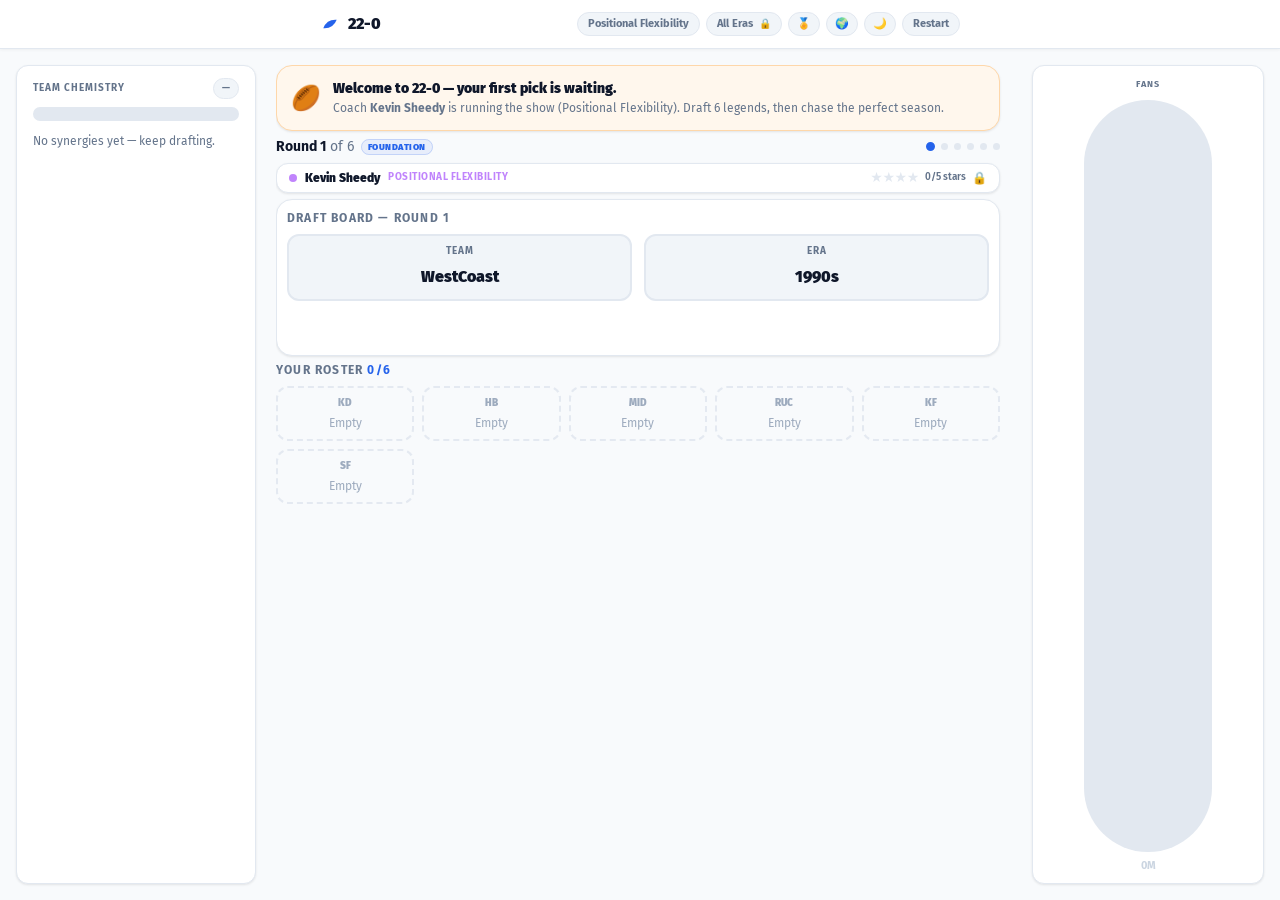
<file: index.html>
<!DOCTYPE html>
<!-- data-page="game" opts this page into the fixed-viewport game shell in
     css/styles.css (html/body locked to 100dvh, overflow hidden). Standalone
     content pages (privacy.html) deliberately omit it so they
     scroll normally. -->
<html lang="en" data-page="game">
<head>
  <meta charset="UTF-8" />
  <meta name="viewport" content="width=device-width, initial-scale=1.0, viewport-fit=cover" />
  <!-- Page-integrity guard (title lock + ad-iframe sandboxing) — loaded
       before any third-party SDK so protection is active from the first
       line those SDKs execute. See file header for the incident this
       defends against. -->
  <script src="js/utils/pageIntegrity.js"></script>
  <!-- CrazyGames HTML5 v2 SDK — loaded first so window.CrazyGames exists
       before js/main.js calls into js/utils/crazygames.js. No-ops (via
       environment detection) when not running on crazygames.com. -->
  <script src="https://sdk.crazygames.com/crazygames-sdk-v2.js"></script>
  <!-- GameDistribution HTML5 SDK — loaded early so window.gdsdk exists before
       js/main.js/events.js call into js/utils/gamedistribution.js.
       GD is a "monetize any website" product, not portal-only — on our own
       domain it was requesting and filling real ads through its overlay,
       and a low-tier ad-exchange creative hijacked the tab (renamed the
       title to "Blocked", forced a redirect) for visitors landing here from
       Google. Only load the SDK at all when actually embedded in an iframe
       (i.e. served through the GameDistribution portal, where that ad
       inventory is expected) — direct/organic visits to the site
       never load it, never see the overlay, and can't be hit by it again.
       NOTE (AFL port): gameId below is still the NBA original's — this game
       isn't registered on the CrazyGames/GameDistribution portals yet, so
       both SDKs stay effectively inert here (never embedded in their
       iframes) until Phase 7 launch prep re-registers it. -->
  <script>
    var GD_IN_IFRAME;
    try { GD_IN_IFRAME = window.self !== window.top; } catch (e) { GD_IN_IFRAME = true; }
    if (GD_IN_IFRAME) {
    window.GD_OPTIONS = {
      gameId: "762d8b4c71364166b6be3905934fd410",
      onEvent: function (event) {
        switch (event.name) {
          case "SDK_GAME_PAUSE":
            // No audio/real-time loop in this game to pause — GD's ad
            // overlay covers the screen on its own.
            break;
          case "SDK_GAME_START":
            // Safety net: GD's ad overlay (#gdsdk__advertisement, a fixed
            // full-screen node the SDK injects) is supposed to go back to
            // visibility:hidden on its own once an ad closes. If that node
            // is ever left visible after GD tells us gameplay has resumed,
            // force it out of the way instead of leaving it eating clicks
            // over the whole page.
            var adEl = document.getElementById('gdsdk__advertisement');
            if (adEl) {
              adEl.style.visibility = 'hidden';
              adEl.style.pointerEvents = 'none';
            }
            break;
          case "SDK_REWARDED_WATCH_COMPLETE":
            // Relayed to js/utils/gamedistribution.js, which grants the
            // reward only after this confirms a full watch.
            window.dispatchEvent(new Event("gd-rewarded-complete"));
            break;
        }
      }
    };
    (function (d, s, id) {
      var js, fjs = d.getElementsByTagName(s)[0];
      if (d.getElementById(id)) return;
      js = d.createElement(s);
      js.id = id;
      js.src = 'https://html5.api.gamedistribution.com/main.min.js';
      fjs.parentNode.insertBefore(js, fjs);
    }(document, 'script', 'gamedistribution-jssdk'));
    // Keep #gdsdk__advertisement from eating clicks while idle/hidden.
    // GD injects a full-viewport overlay with pointer-events:auto even when
    // visibility:hidden — neutralize on insert and whenever it goes hidden.
    (function () {
      function neutralizeGdAd() {
        var adEl = document.getElementById('gdsdk__advertisement');
        if (!adEl) return;
        var cs = window.getComputedStyle ? getComputedStyle(adEl) : null;
        var vis = adEl.style.visibility || (cs && cs.visibility);
        // Only steal pointer-events while the overlay is idle/hidden.
        // When an ad is actually showing (visible), leave clicks alone.
        if (vis === 'hidden') {
          adEl.style.pointerEvents = 'none';
        }
      }
      function watch(root) {
        try {
          new MutationObserver(function () { neutralizeGdAd(); })
            .observe(root || document.documentElement, { childList: true, subtree: true, attributes: true, attributeFilter: ['style', 'class', 'aria-hidden'] });
        } catch (e) {}
        neutralizeGdAd();
      }
      if (document.readyState === 'loading') {
        document.addEventListener('DOMContentLoaded', function () { watch(document.body); });
      } else {
        watch(document.body || document.documentElement);
      }
      setInterval(neutralizeGdAd, 2000);
    })();
    // GD's SDK strips href from in-page <a> tags (Privacy / Daily archive in
    // #about). Stash the originals and restore whenever they disappear.
    (function () {
      function protectSeoLinks() {
        var about = document.getElementById('about');
        if (!about) return;
        about.querySelectorAll('a[href]').forEach(function (a) {
          if (!a.getAttribute('data-seo-href')) {
            a.setAttribute('data-seo-href', a.getAttribute('href'));
          }
        });
        about.querySelectorAll('a[data-seo-href]').forEach(function (a) {
          if (!a.getAttribute('href')) {
            a.setAttribute('href', a.getAttribute('data-seo-href'));
          }
        });
      }
      function start() {
        protectSeoLinks();
        var about = document.getElementById('about');
        if (!about) return;
        try {
          new MutationObserver(protectSeoLinks)
            .observe(about, { attributes: true, subtree: true, attributeFilter: ['href'], childList: true });
        } catch (e) {}
        setInterval(protectSeoLinks, 1500);
      }
      if (document.readyState === 'loading') {
        document.addEventListener('DOMContentLoaded', start);
      } else {
        start();
      }
    })();
    }
  </script>
  <!-- AFL port of the NBA "Can You Go 82-0?" game — still in progress, see
       docs/afl-port-plan.md. No custom domain / Search Console verification
       yet; canonical points at the GitHub Pages URL until one exists. -->
  <title>Can You Go 22-0? AFL Team Generator &amp; Roster Builder</title>
  <meta name="description" content="Free 22-0 AFL team generator &amp; all-time roster builder. Spin the wheel, draft legends from every era, pick your coach, and simulate a 22-game season — can you go 22-0?" />
  <link rel="canonical" href="https://josh-eng2.github.io/AFL-22-0/" />
  <!-- ICO first: Google Search's favicon fetcher (and other crawlers/older
       browsers) don't reliably rasterize SVG-only favicons and were falling
       back to a generic icon instead of our logo. favicon.ico is also
       reachable at the conventional /favicon.ico root path as a fallback
       even without this tag. Regenerate via scripts/build_favicon.sh.
       favicon.svg/favicon.ico carry the AFL Sherrin crest. Placeholder-grade
       art pending the Phase E branding pass; og-image.svg is still the NBA
       original's and is the last asset outstanding. -->
  <link rel="icon" href="favicon.ico" sizes="48x48" />
  <link rel="icon" href="favicon.svg" type="image/svg+xml" />
  <!-- Progressive Web App — installable from Chrome/Edge/Safari "Add to Home Screen".
       All paths relative: this ships to a GitHub Pages subpath (/AFL-22-0/),
       where a leading-slash path would resolve to the domain root. -->
  <link rel="manifest" href="manifest.webmanifest" />
  <meta name="theme-color" content="#0b1410" />
  <meta name="mobile-web-app-capable" content="yes" />
  <meta name="apple-mobile-web-app-capable" content="yes" />
  <meta name="apple-mobile-web-app-status-bar-style" content="black-translucent" />
  <meta name="apple-mobile-web-app-title" content="22-0" />
  <link rel="apple-touch-icon" href="icons/apple-touch-icon.png" />
  <!-- max-image-preview:none — suppresses the large thumbnail Google shows
       beside this result in Search. Tradeoff (documented, chosen anyway):
       Google Discover requires "large" to surface any content at all, so
       this opts the page out of Discover. The upstream NBA game ran it the
       other way for two days specifically for Discover eligibility and then
       reverted, on the grounds that the thumbnail was not wanted; this port
       follows that decision. og:image / twitter:image below are untouched —
       they only feed social share cards (Facebook, Twitter/X, Slack,
       iMessage, …), which this directive does not affect. -->
  <meta name="robots" content="max-image-preview:none" />

  <!-- Open Graph / Social sharing -->
  <meta property="og:type"        content="website" />
  <meta property="og:site_name"   content="Can You Go 22-0?" />
  <meta property="og:url"         content="https://josh-eng2.github.io/AFL-22-0/" />
  <meta property="og:title"       content="Can You Go 22-0? AFL Team Generator &amp; Roster Builder" />
  <meta property="og:description" content="Draft an all-time AFL team from legends across every era, pick your coach, and run the season simulator — can you go a perfect 22-0?" />
  <!-- PNG, not SVG — Facebook/Twitter/most crawlers won't render SVG previews.
       NOTE (AFL port): og-image.png/svg are still the NBA original's — needs
       a real AFL-branded asset before launch (Phase 7). -->
  <meta property="og:image"       content="https://josh-eng2.github.io/AFL-22-0/og-image.png" />
  <meta property="og:image:width"  content="1200" />
  <meta property="og:image:height" content="630" />
  <meta name="twitter:card"        content="summary_large_image" />
  <meta name="twitter:title"       content="Can You Go 22-0? AFL Team Generator &amp; Roster Builder" />
  <meta name="twitter:description" content="Draft an all-time AFL team, pick your coach, and run the season simulator — can you go a perfect 22-0?" />
  <meta name="twitter:image"       content="https://josh-eng2.github.io/AFL-22-0/og-image.png" />

  <!-- Structured data: helps Google identify the game as an entity.
       "image" is deliberately omitted — Google can surface a JSON-LD image
       as a search thumbnail independent of the max-image-preview directive
       above, so dropping it here closes that second path too. Social share
       previews are unaffected: they read og:image / twitter:image, not
       structured data. -->
  <script type="application/ld+json">
  {
    "@context": "https://schema.org",
    "@type": "VideoGame",
    "name": "Can You Go 22-0?",
    "alternateName": ["22-0", "22-0 AFL Team Generator", "AFL Team Generator", "AFL All-Time Roster Builder", "AFL Season Simulator"],
    "url": "https://josh-eng2.github.io/AFL-22-0/",
    "description": "A free browser game: draft an all-time AFL team from legends across every era, build team chemistry, pick your coach, and run the season simulator to chase a perfect 22-0 record.",
    "genre": ["Sports", "Simulation", "Strategy"],
    "applicationCategory": "GameApplication",
    "gamePlatform": "Web Browser",
    "operatingSystem": "Any (modern web browser)",
    "browserRequirements": "Requires JavaScript",
    "keywords": "22-0, AFL simulator, AFL season simulator, AFL roster builder, all-time AFL team, footy simulator",
    "inLanguage": "en",
    "offers": {
      "@type": "Offer",
      "price": "0",
      "priceCurrency": "USD"
    }
  }
  </script>

  <!-- Fonts -->
  <link rel="preconnect" href="https://fonts.googleapis.com" />
  <link rel="preconnect" href="https://fonts.gstatic.com" crossorigin />
  <link href="https://fonts.googleapis.com/css2?family=Fira+Sans:wght@400;500;600;700;900&family=Barlow+Condensed:wght@600;700;800&display=swap" rel="stylesheet" />

  <!-- Polyfill Node.js `process` global required by Firebase Analytics CDN build -->
  <script>window.process = window.process || { env: { NODE_ENV: 'production' } };</script>
  <!-- Static Tailwind build (replaces the runtime CDN compiler).
       Regenerate after class changes: bash scripts/build_tailwind.sh -->
  <link rel="stylesheet" href="css/tailwind.css" />
  <!-- Apply saved theme before first paint to prevent flash -->
  <script>
    try { if (localStorage.getItem('afl220_theme') === 'dark') document.documentElement.setAttribute('data-theme', 'dark'); } catch(e){}
  </script>

  <!-- Custom CSS (animations, scrollbar, card classes) -->
  <link rel="stylesheet" href="css/styles.css" />

  <!-- Confetti is lazy-loaded by js/ui/render.js (withConfetti) only when a
       celebration actually fires — it is not part of the page-load payload. -->
</head>
<body>

  <!-- Loading overlay — removed by js/data/players.js once the DB is ready -->
  <div id="loading-overlay" style="
    position:fixed;inset:0;background:var(--bg);
    display:flex;flex-direction:column;align-items:center;justify-content:center;
    font-family:'Fira Sans',sans-serif;color:var(--fg);z-index:9999;text-align:center;padding:0 20px">
    <h1 style="font-size:24px;font-weight:900;margin:0 0 6px;letter-spacing:-0.01em">Can You Go 22-0?</h1>
    <p style="margin:0 0 28px;font-size:14px;line-height:1.5;color:var(--muted-fg);max-width:360px">
      The AFL all-time roster builder &amp; season simulator — draft legends from every era and chase a perfect 22-0 season.
    </p>
    <div style="width:36px;height:36px;border:3px solid var(--border);border-top-color:var(--primary);
      border-radius:50%;animation:_spin 0.7s linear infinite"></div>
    <p style="margin-top:16px;font-size:14px;color:var(--muted-fg);letter-spacing:0.02em">Loading players…</p>
    <style>@keyframes _spin { to { transform: rotate(360deg); } }</style>
  </div>

  <!-- Crawlable fallback for search engines / crawlers that do not execute JavaScript -->
  <noscript>
    <div style="max-width:640px;margin:48px auto;padding:0 20px;font-family:sans-serif;line-height:1.6">
      <h1>Can You Go 22-0? — Free 22-0 AFL Team Generator &amp; Roster Builder</h1>
      <p>
        <strong>Can You Go 22-0?</strong> is a free browser game where you draft an all-time AFL team
        from legends across every era, build team chemistry, pick your coach, and run a full season
        simulator to see whether you can finish a perfect <strong>22-0</strong>. Please enable JavaScript to play.
      </p>
      <p>Play now at <a href="https://josh-eng2.github.io/AFL-22-0/">josh-eng2.github.io/AFL-22-0</a>.</p>
    </div>
  </noscript>

  <!-- App mount point — all UI is injected here by js/ui/render.js -->
  <div id="app"></div>

  <!-- Crawlable guide & FAQ — static text below the game, outside #app so the
       app never touches it. Mirrors the FAQPage JSON-LD below. -->
  <section class="seo-content seo-content--crawlable" id="about">
    <div class="seo-inner">
      <h2>The Free 22-0 AFL Team Generator &amp; Roster Builder</h2>
      <p>
        <strong>Can You Go 22-0?</strong> is a free browser game built around a simple dare:
        use the draft wheel — a random AFL team generator that deals you a club and an
        era on every spin — to build an all-time roster of legends, then simulate a full
        22-game home-and-away season. Win them all and you've done what no real AFL club ever has:
        a perfect <strong>22-0</strong>.
      </p>

      <h3>How to play</h3>
      <ol>
        <li><strong>Spin the wheel.</strong> The generator lands on a club + era combo and shows you that squad's players.</li>
        <li><strong>Draft one player</strong> from the board and place him in your lineup. Skips are limited, so spend them wisely.</li>
        <li><strong>Fill all six positions</strong> — Key Defender, Half-Back, Midfielder, Ruck, Key Forward, Small Forward — balancing star power with team chemistry.</li>
        <li><strong>Pick your coach.</strong> Each coach boosts a different style of roster.</li>
        <li><strong>Simulate the 22-game season</strong> and see how far your record carries — then take an unbeaten team into the Finals.</li>
      </ol>

      <h3>Frequently asked questions</h3>
      <div class="seo-faq">
        <details>
          <summary>What is Can You Go 22-0?</summary>
          <p>It's a free AFL roster builder and season simulator. You draft an all-time team of legends from every era using a randomized draft wheel, then simulate a 22-game season. The goal — and the name — is finishing a perfect 22-0.</p>
        </details>
        <details>
          <summary>How does the 22-0 AFL team generator work?</summary>
          <p>Every spin randomly generates a club and a decade, and you draft one player from that combination. Repeat until all six starting spots are filled. No two runs deal the same boards, so every roster is unique.</p>
        </details>
        <details>
          <summary>What's the best team to go 22-0?</summary>
          <p>Raw star power isn't enough — team chemistry matters. Rosters that spread across eras, pair a dominant ruck with sharpshooters and a true ball magnet, and match the coach's style win more games. A six-legend lineup with clashing play styles will drop games a balanced team wouldn't.</p>
        </details>
        <details>
          <summary>Is Can You Go 22-0 free?</summary>
          <p>Yes — completely free, no download, no sign-up. It runs in your browser on any device.</p>
        </details>
        <details>
          <summary>Can I play on my phone?</summary>
          <p>Yes. The game is fully responsive and plays the same on desktop, tablet, and mobile.</p>
        </details>
      </div>

      <p class="seo-links">
        <a href="privacy.html">Privacy</a>
      </p>
    </div>
  </section>

  <!-- FAQPage JSON-LD removed. It described the #about guide/FAQ, which is
       visually hidden (.seo-content--crawlable) so players can't scroll out
       of the game. Google's structured-data policy requires FAQ content be
       visible on the page, and marking up content users can't see risks a
       manual action against ALL rich results. There is no upside left to
       weigh against that: Google retired FAQ rich results on 2026-05-07.
       If the guide is ever made visible, this markup can come back. -->

  <!-- Single ES-module entry point — all other JS is imported from here -->
  <script type="module" src="js/main.js"></script>

  <!-- Register the service worker so the game is installable + offline-capable.
       Failures are silent — the browser game still works without a SW, and it
       is unavailable entirely over file:// and on some privacy settings. -->
  <script>
    if ('serviceWorker' in navigator) {
      window.addEventListener('load', function () {
        navigator.serviceWorker.register('./sw.js').catch(function () {});
      });
    }
  </script>

</body>
</html>
</file>
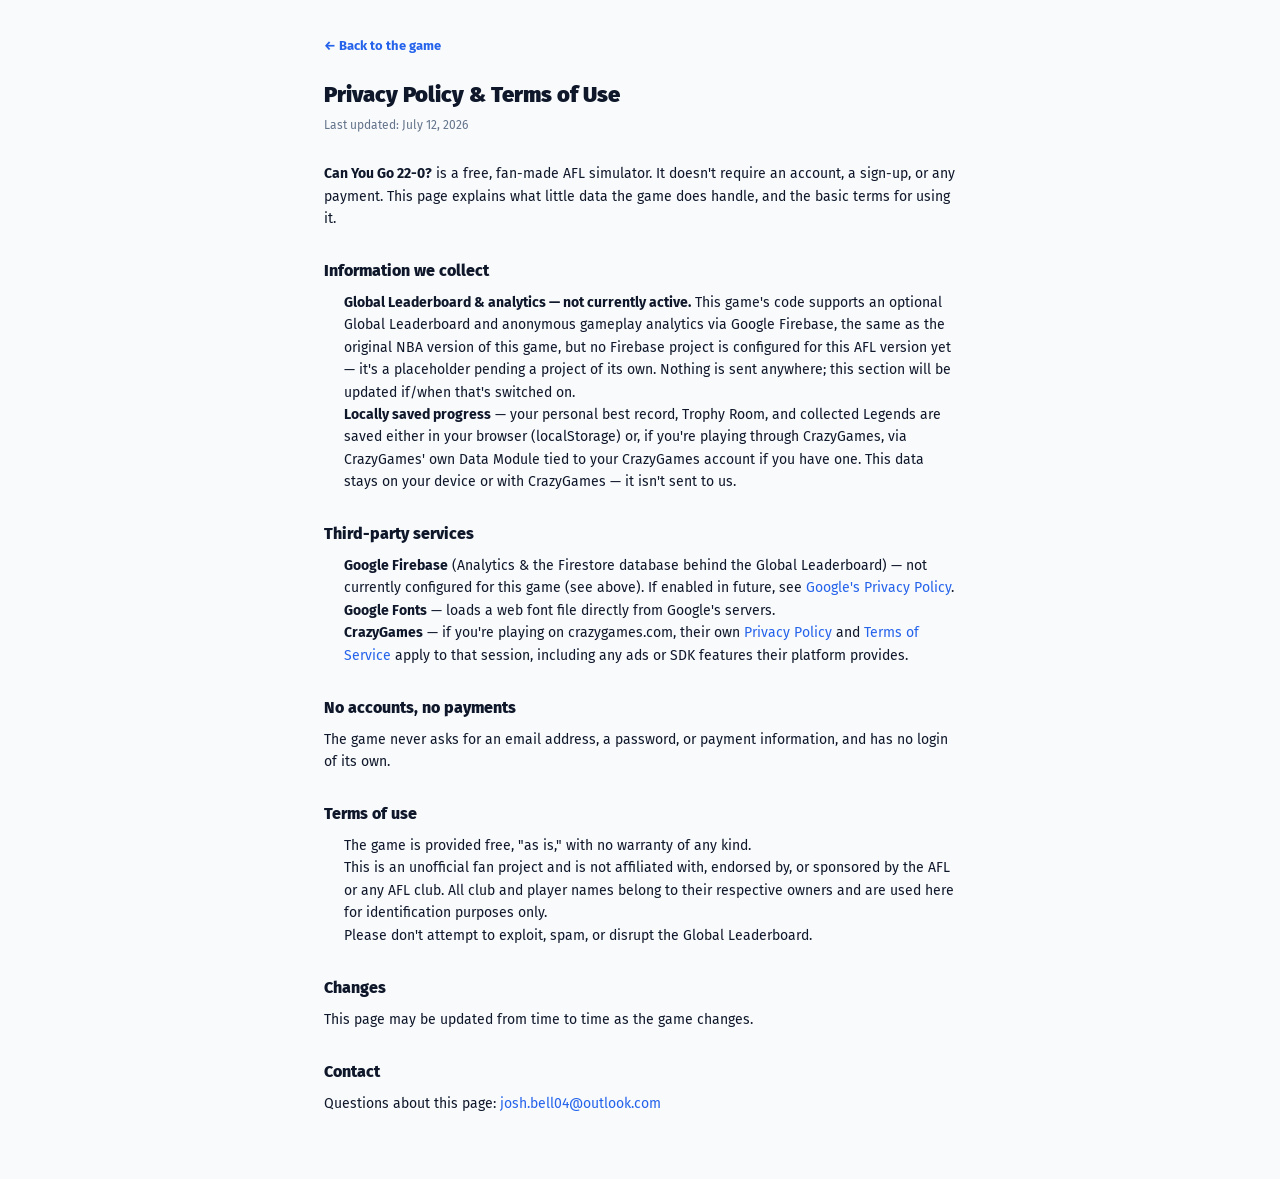
<file: privacy.html>
<!doctype html>
<html lang="en">
<head>
  <meta charset="UTF-8" />
  <meta name="viewport" content="width=device-width, initial-scale=1.0" />
  <title>Privacy Policy &amp; Terms of Use — Can You Go 22-0?</title>
  <meta name="robots" content="noindex" />
  <link rel="icon" href="favicon.ico" sizes="48x48" />
  <link rel="icon" href="favicon.svg" type="image/svg+xml" />
  <link href="https://fonts.googleapis.com/css2?family=Fira+Sans:wght@400;500;600;700;900&display=swap" rel="stylesheet" />
  <link rel="stylesheet" href="css/tailwind.css" />
  <link rel="stylesheet" href="css/styles.css" />
  <style>
    body {
      font-family: 'Fira Sans', sans-serif;
      background: var(--bg);
      color: var(--fg);
      max-width: 42rem;
      margin: 0 auto;
      padding: 32px 20px 64px;
      line-height: 1.6;
    }
    h1 { font-size: 22px; font-weight: 900; margin: 0 0 4px; }
    .updated { font-size: 12px; color: var(--muted-fg); margin: 0 0 28px; }
    h2 { font-size: 16px; font-weight: 800; margin: 28px 0 8px; }
    p, li { font-size: 14px; color: var(--fg); }
    ul { padding-left: 20px; margin: 8px 0; }
    a { color: var(--primary); }
    .back { display: inline-block; margin-bottom: 20px; font-size: 13px; font-weight: 700; }
  </style>
</head>
<body>
  <a class="back" href="index.html">&larr; Back to the game</a>
  <h1>Privacy Policy &amp; Terms of Use</h1>
  <p class="updated">Last updated: July 12, 2026</p>

  <p>
    <strong>Can You Go 22-0?</strong> is a free, fan-made AFL simulator. It doesn't require
    an account, a sign-up, or any payment. This page explains what little data the game does
    handle, and the basic terms for using it.
  </p>

  <h2>Information we collect</h2>
  <ul>
    <li>
      <strong>Global Leaderboard &amp; analytics — not currently active.</strong> This game's code
      supports an optional Global Leaderboard and anonymous gameplay analytics via Google Firebase,
      the same as the original NBA version of this game, but no Firebase project is configured for
      this AFL version yet — it's a placeholder pending a project of its own. Nothing is sent
      anywhere; this section will be updated if/when that's switched on.
    </li>
    <li>
      <strong>Locally saved progress</strong> — your personal best record, Trophy Room, and
      collected Legends are saved either in your browser (localStorage) or, if you're playing
      through CrazyGames, via CrazyGames' own Data Module tied to your CrazyGames account if you
      have one. This data stays on your device or with CrazyGames — it isn't sent to us.
    </li>
  </ul>

  <h2>Third-party services</h2>
  <ul>
    <li>
      <strong>Google Firebase</strong> (Analytics &amp; the Firestore database behind the Global
      Leaderboard) — not currently configured for this game (see above). If enabled in future, see
      <a href="https://policies.google.com/privacy" target="_blank" rel="noopener noreferrer">Google's Privacy Policy</a>.
    </li>
    <li>
      <strong>Google Fonts</strong> — loads a web font file directly from Google's servers.
    </li>
    <li>
      <strong>CrazyGames</strong> — if you're playing on crazygames.com, their own
      <a href="https://www.crazygames.com/privacy-policy" target="_blank" rel="noopener noreferrer">Privacy Policy</a>
      and
      <a href="https://www.crazygames.com/terms-and-conditions" target="_blank" rel="noopener noreferrer">Terms of Service</a>
      apply to that session, including any ads or SDK features their platform provides.
    </li>
  </ul>

  <h2>No accounts, no payments</h2>
  <p>
    The game never asks for an email address, a password, or payment information, and has no
    login of its own.
  </p>

  <h2>Terms of use</h2>
  <ul>
    <li>The game is provided free, "as is," with no warranty of any kind.</li>
    <li>
      This is an unofficial fan project and is not affiliated with, endorsed by, or sponsored by
      the AFL or any AFL club. All club and player names belong to their respective owners and are
      used here for identification purposes only.
    </li>
    <li>Please don't attempt to exploit, spam, or disrupt the Global Leaderboard.</li>
  </ul>

  <h2>Changes</h2>
  <p>This page may be updated from time to time as the game changes.</p>

  <h2>Contact</h2>
  <p>Questions about this page: <a href="mailto:josh.bell04@outlook.com">josh.bell04@outlook.com</a></p>
</body>
</html>
</file>
<file: css/styles.css>
/* ============================================================
   css/styles.css — Custom styles & animations for 82-0
   (everything that Tailwind's utility classes can't cover)
   ============================================================ */

/* ── Theme variables ──────────────────────────────────────── */
:root {
  --bg:          #f8fafc;
  --card:        #ffffff;
  --card2:       #f1f5f9;
  --card3:       #f8fafc;
  --border:      #e2e8f0;
  --border-light:#f1f5f9;
  --fg:          #0f172a;
  --muted:       #94a3b8;
  --muted-fg:    #64748b;
  --primary:     #2563eb;
  --primary-fg:  #ffffff;
  --shadow:      rgba(0,0,0,0.06);
  --shadow2:     rgba(0,0,0,0.04);
  --overlay:     rgba(15,23,42,0.18);
  --header-bg:   #ffffff;
  --header-shadow: rgba(0,0,0,0.05);
  --input-bg:    #ffffff;
  /* Tinted surfaces (inline-style backgrounds) */
  --surface-blue:   #eff6ff;
  --surface-indigo: #eef2ff;
  --surface-green:  #f0fdf4;
  --surface-red:    #fef2f2;
  --surface-amber:  #fffbeb;
  --surface-orange: #fff7ed;
  --surface-yellow: #fefce8;
  --surface-cream:  #fffef8;
  --surface-sky:    #f8fbff;
  --surface-muted:  #f8fafc;
  --surface-track:  #eef2ff;
  /* "Perfect / 22-0" gold accents (leaderboard rows, champ badges) */
  --amber-badge-bg: #fef3c7;
  --amber-border:   #fcd34d;
  --amber-text:     #92400e;
  --amber-strong:   #b45309;
  /* ── Broadcast band (results + finals screens) ──────────────
     One identity across both end-of-season screens: a dark turf
     gradient under lights, with teal as the single live accent.
     Teal deliberately isn't a primary colour for any of the 18
     clubs, so no supporter reads the UI as barracking. Gold is
     reserved for the season grade and premiership moments. */
  --acc:            #0d9488;
  --acc-deep:       #0f766e;
  --acc-soft:       rgba(13, 148, 136, 0.16);
  --turf-from:      #0b1410;
  --turf-to:        #16261b;
  --gold-from:      #f59e0b;
  --gold-to:        #d97706;
  --pip-win:        #16a34a;
  --pip-loss:       #fda4af;
  --primary-soft:   rgba(37, 99, 235, 0.28);
}

[data-theme="dark"] {
  --bg:          #0f172a;
  --card:        #1e293b;
  --card2:       #334155;
  --card3:       #1e293b;
  --border:      #475569;
  --border-light:#334155;
  --fg:          #f1f5f9;
  --muted:       #cbd5e1;
  --muted-fg:    #e2e8f0;
  --primary:     #60a5fa;
  --primary-fg:  #ffffff;
  --shadow:      rgba(0,0,0,0.25);
  --shadow2:     rgba(0,0,0,0.15);
  --overlay:     rgba(0,0,0,0.6);
  --header-bg:   #1e293b;
  --header-shadow: rgba(0,0,0,0.3);
  --input-bg:    #0f172a;
  --surface-blue:   rgba(59, 130, 246, 0.14);
  --surface-indigo: rgba(99, 102, 241, 0.14);
  --surface-green:  rgba(34, 197, 94, 0.12);
  --surface-red:    rgba(239, 68, 68, 0.12);
  --surface-amber:  rgba(251, 191, 36, 0.12);
  --surface-orange: rgba(249, 115, 22, 0.12);
  --surface-yellow: rgba(234, 179, 8, 0.12);
  --surface-cream:  rgba(251, 191, 36, 0.08);
  --surface-sky:    rgba(59, 130, 246, 0.1);
  --surface-muted:  #334155;
  --surface-track:  #334155;
  --amber-badge-bg: rgba(251, 191, 36, 0.18);
  --amber-border:   rgba(251, 191, 36, 0.4);
  --amber-text:     #fbbf24;
  --amber-strong:   #fbbf24;
  --acc:            #2dd4bf;
  --acc-deep:       #14b8a6;
  --acc-soft:       rgba(45, 212, 191, 0.22);
  --turf-from:      #060b08;
  --turf-to:        #101c13;
  --gold-from:      #fbbf24;
  --gold-to:        #b45309;
  --pip-win:        #4ade80;
  --pip-loss:       #7f1d1d;
  --primary-soft:   rgba(96, 165, 250, 0.30);
}

*, *::before, *::after { box-sizing: border-box; }

body {
  background: var(--bg);
  color: var(--fg);
  font-family: 'Fira Sans', ui-sans-serif, system-ui, sans-serif;
  min-height: 100vh;
  -webkit-font-smoothing: antialiased;
}
/* Game shell — index.html only, opted in via <html data-page="game">.
   Keeps gameplay inside #app so players don't scroll into the crawlable
   #about FAQ mid-session (especially on mobile). Crawlers still see
   #about in the HTML source.

   This MUST stay scoped: css/styles.css is shared with the standalone
   content pages, and applying the viewport lock globally made daily.html
   unscrollable and cut off the bottom of privacy.html. Normal document
   scrolling is the safe default; the lock is opt-in, so a new page that
   forgets the attribute just scrolls instead of breaking. */
html[data-page="game"],
html[data-page="game"] body {
  height: 100%;
  height: 100dvh;
  overflow: hidden;
}
#app {
  height: 100%;
  height: 100dvh;
  overflow-x: hidden;
  overflow-y: auto;
  -webkit-overflow-scrolling: touch;
  overscroll-behavior: contain;
}

/* Visually hidden but available to screen readers / aria-live */
.sr-only {
  position: absolute;
  width: 1px;
  height: 1px;
  padding: 0;
  margin: -1px;
  overflow: hidden;
  clip: rect(0, 0, 0, 0);
  white-space: nowrap;
  border: 0;
}
.daily-community-copy {
  font-weight: 700;
}
.daily-community-copy__full { display: none; }
.daily-community-copy__short { display: inline; }
@media (min-width: 640px) {
  .daily-community-copy__short { display: none; }
  .daily-community-copy__full { display: inline; }
}

/* ── Scrollbar ─────────────────────────────────────────────── */
::-webkit-scrollbar { width: 5px; }
::-webkit-scrollbar-track { background: var(--card2); }
::-webkit-scrollbar-thumb { background: var(--muted); border-radius: 9999px; }

/* ── Player cards ──────────────────────────────────────────── */
.player-card {
  transition: border-color 0.15s, background 0.15s, transform 0.1s;
}
.player-card:hover:not(.selected) {
  border-color: var(--primary) !important;
  background: var(--card2) !important;
  transform: translateY(-1px);
}
.player-card.selected {
  border-color: var(--primary) !important;
  background: var(--card2) !important;
}

/* ── Roster slots ──────────────────────────────────────────── */
.slot-empty.droppable { cursor: pointer; }
.slot-empty.droppable:hover {
  border-color: var(--primary) !important;
  background: var(--card2) !important;
}

/* ── Positional fit borders (filled roster slots) ──────────── */
.fit-primary {
  border-color: #22c55e !important;
  border-top:   3px solid #22c55e !important;
  box-shadow: 0 0 0 2px rgba(34,197,94,0.22), 0 1px 3px rgba(0,0,0,0.06) !important;
}
.fit-flex {
  border-color: #f97316 !important;
  border-top:   3px solid #f97316 !important;
  box-shadow: 0 0 0 2px rgba(249,115,22,0.22), 0 1px 3px rgba(0,0,0,0.06) !important;
}
.fit-place {
  border-color: #ef4444 !important;
  border-top:   3px solid #ef4444 !important;
  box-shadow: 0 0 0 2px rgba(239,68,68,0.22), 0 1px 3px rgba(0,0,0,0.06) !important;
}

/* ── Slot-machine spin animation ───────────────────────────── */
.slot-badge { transition: all 0.12s; }
.slot-spinning .slot-badge {
  animation: spinTick 0.08s steps(1) infinite;
}

/* ── Utility ───────────────────────────────────────────────── */
.main-gradient { background: var(--bg); }
.stat-bar-fill { transition: width 0.8s cubic-bezier(.4,0,.2,1); }
.card-shadow   { box-shadow: 0 1px 3px var(--shadow), 0 1px 2px var(--shadow2); }

/* ── Perfect-season glow ───────────────────────────────────── */
.perfect-glow {
  box-shadow: 0 0 0 2px #fde68a, 0 4px 24px rgba(217,119,6,0.18);
}

/* ── Era cards ─────────────────────────────────────────────── */
.era-card {
  transition: border-color 0.15s, background 0.15s, transform 0.1s;
}
.era-card:hover {
  transform: translateY(-1px);
  border-color: var(--primary) !important;
  background: var(--card2) !important;
}

/* ── Safe-area bottom padding (iOS) ────────────────────────── */
@supports (padding-bottom: env(safe-area-inset-bottom)) {
  .safe-bottom {
    padding-bottom: calc(1rem + env(safe-area-inset-bottom));
  }
}

/* ── Locked draft slot ───────────────────────────────────────────────────── */
.locked {
  cursor: default !important;
  pointer-events: none;
}

/* ── Keyframes (must mirror the Tailwind config in index.html) */
@keyframes fadeUp {
  from { opacity: 0; transform: translateY(8px); }
  to   { opacity: 1; transform: translateY(0);   }
}
@keyframes spinTick {
  0%, 100% { opacity: 1;   }
  50%      { opacity: 0.3; }
}
@keyframes pulseGlow {
  0%, 100% { box-shadow: 0 0 0 0   rgba(37,99,235,0.25); }
  50%      { box-shadow: 0 0 0 8px rgba(37,99,235,0);    }
}
@keyframes scaleIn {
  from { opacity: 0; transform: scale(0.97); }
  to   { opacity: 1; transform: scale(1);    }
}

/* ── App header & era picker ───────────────────────────────── */
.app-header-wrap {
  position: sticky;
  top: 0;
  z-index: 50;
}

.app-header {
  width: 100%;
  border-bottom: 1px solid var(--border);
  background: var(--header-bg);
  box-shadow: 0 1px 3px var(--header-shadow);
}

.app-header__inner {
  margin: 0 auto;
  display: flex;
  height: 3rem;
  max-width: 42rem;
  align-items: center;
  justify-content: space-between;
  padding: 0 1rem;
}

.app-header__brand {
  display: flex;
  align-items: center;
  gap: 0.5rem;
  font-size: 1rem;
  font-weight: 900;
  color: var(--fg);
  /* Rendered as an <h1> — reset the UA heading margin so the header keeps
     its exact previous layout. */
  margin: 0;
}

.app-header__actions {
  display: flex;
  align-items: center;
  gap: 0.375rem;
  flex-shrink: 0;
}

.header-pill {
  display: inline-flex;
  align-items: center;
  gap: 0.25rem;
  padding: 0.25rem 0.625rem;
  border-radius: 9999px;
  border: 1px solid var(--border);
  background: var(--card2);
  font-size: 11px;
  font-weight: 700;
  color: var(--muted-fg);
  line-height: 1.2;
  white-space: nowrap;
}

.header-pill--muted {
  max-width: 11rem;
  overflow: hidden;
  text-overflow: ellipsis;
}

/* Restart / leave confirm — theme via CSS vars so dark mode isn't stuck light */
.confirm-leave-card {
  background: var(--card);
  border: 1.5px solid var(--border);
  border-radius: 16px;
  padding: 24px;
  max-width: 320px;
  width: 90%;
  box-shadow: 0 20px 60px rgba(0, 0, 0, 0.25);
  text-align: center;
}
.confirm-leave-card__title {
  font-size: 18px;
  font-weight: 800;
  color: var(--fg);
  margin-bottom: 8px;
}
.confirm-leave-card__body {
  font-size: 14px;
  color: var(--muted-fg);
  margin-bottom: 20px;
}
.confirm-leave-card__actions {
  display: flex;
  gap: 10px;
  justify-content: center;
}
.confirm-leave-card__btn {
  flex: 1;
  padding: 10px 16px;
  border-radius: 10px;
  font-weight: 700;
  cursor: pointer;
}
.confirm-leave-card__btn--cancel {
  background: var(--card2);
  border: 1.5px solid var(--border);
  color: var(--fg);
}
.confirm-leave-card__btn--confirm {
  background: var(--primary);
  border: none;
  color: var(--primary-fg, #ffffff);
}

.header-pill--icon {
  padding: 0.25rem 0.5rem;
  cursor: pointer;
  transition: border-color 0.15s, color 0.15s;
}

.header-pill--icon:hover {
  border-color: var(--primary);
  color: var(--primary);
}

/* Roster place targets are <button>s for a11y — strip UA chrome */
button.draft-roster-slot {
  font: inherit;
  color: inherit;
  appearance: none;
  -webkit-appearance: none;
}

.header-pill--interactive {
  cursor: pointer;
  transition: border-color 0.15s, color 0.15s, background 0.15s;
}

.header-pill--interactive:hover,
.header-pill--open {
  border-color: var(--primary);
  color: var(--primary);
  background: var(--card2);
}

.header-pill__chev {
  flex-shrink: 0;
  opacity: 0.7;
  transition: transform 0.15s ease;
}

.header-pill__chev--open {
  transform: rotate(180deg);
}

.header-pill__lock {
  margin-left: 0.125rem;
  font-size: 10px;
}

.mobile-restart-bar {
  display: none;
}

/* Mobile: horizontally scroll header actions so every control stays reachable */
@media (max-width: 639px) {
  .app-header__inner {
    gap: 0.5rem;
    padding: 0 0.5rem 0 0.75rem;
    overflow: hidden;
  }

  .app-header__brand {
    flex-shrink: 0;
    min-width: 0;
    font-size: 0.875rem;
  }

  .app-header__actions {
    flex: 1;
    min-width: 0;
    max-width: 100%;
    overflow-x: auto;
    overflow-y: hidden;
    justify-content: flex-end;
    flex-wrap: nowrap;
    padding: 0.2rem 0;
    -webkit-overflow-scrolling: touch;
    overscroll-behavior-x: contain;
    scrollbar-width: none;
  }

  .app-header__actions::-webkit-scrollbar {
    display: none;
  }

  .app-header__actions > * {
    flex-shrink: 0;
  }

  .header-pill--restart {
    display: none !important;
  }

  .header-pill--muted {
    max-width: 8rem;
  }

  .mobile-restart-bar {
    display: flex;
    justify-content: flex-end;
    padding: 0.2rem 0.75rem 0.35rem;
    border-bottom: 1px solid var(--border);
    background: var(--header-bg);
  }

  .mobile-restart-bar__btn {
    font-size: 11px;
    font-weight: 700;
    padding: 0.25rem 0.75rem;
    border-radius: 9999px;
    border: 1px solid var(--border);
    background: var(--card2);
    color: var(--muted-fg);
    cursor: pointer;
    line-height: 1.2;
  }

  .mode-header__inner {
    gap: 0.375rem;
    padding-left: 0.75rem;
    padding-right: 0.5rem;
    overflow: hidden;
  }

  .mode-header__spacer {
    width: 2rem !important;
    flex-shrink: 0;
  }

  .mode-header__logo {
    height: 2.5rem !important;
    margin-top: 0 !important;
    flex-shrink: 0;
  }

  .mode-header__actions {
    flex: 1;
    min-width: 0;
    max-width: 100%;
    overflow-x: auto;
    overflow-y: hidden;
    justify-content: flex-end;
    flex-wrap: nowrap;
    padding: 0.2rem 0;
    -webkit-overflow-scrolling: touch;
    overscroll-behavior-x: contain;
    scrollbar-width: none;
  }

  .mode-header__actions::-webkit-scrollbar {
    display: none;
  }

  .mode-header__actions > * {
    flex-shrink: 0;
  }

  .era-picker-anchor {
    top: 4.35rem;
  }
}

.era-picker-backdrop {
  position: fixed;
  inset: 0;
  z-index: 45;
  background: var(--overlay);
  animation: fadeIn 0.15s ease-out;
}

.era-picker-anchor {
  position: fixed;
  z-index: 60;
  top: 3.25rem;
  right: max(1rem, calc(50% - 21rem + 1rem));
  width: min(17.5rem, calc(100vw - 2rem));
  animation: eraDropIn 0.18s ease-out;
}

@keyframes fadeIn {
  from { opacity: 0; }
  to   { opacity: 1; }
}

@keyframes eraDropIn {
  from { opacity: 0; transform: translateY(-6px); }
  to   { opacity: 1; transform: translateY(0); }
}

.era-picker-panel {
  overflow: hidden;
  border-radius: 0.75rem;
  border: 1px solid var(--border);
  background: var(--card);
  box-shadow: 0 12px 40px var(--shadow), 0 2px 8px var(--shadow2);
}

.era-picker-panel__head {
  padding: 0.625rem 0.875rem;
  border-bottom: 1px solid var(--border-light);
  background: var(--bg);
}

.era-picker-panel__title {
  font-size: 0.8125rem;
  font-weight: 700;
  color: var(--fg);
  line-height: 1.3;
}

.era-picker-panel__hint {
  margin-top: 0.125rem;
  font-size: 10px;
  font-weight: 500;
  color: var(--muted);
}

.era-picker-panel__list {
  max-height: 16.5rem;
  overflow-y: auto;
  padding: 0.25rem 0;
}

.era-picker-panel__divider {
  margin: 0.25rem 0.75rem;
  border-top: 1px solid var(--border-light);
}

.era-picker-row {
  display: grid;
  grid-template-columns: 1fr auto;
  grid-template-rows: auto auto;
  column-gap: 0.5rem;
  row-gap: 0.0625rem;
  width: 100%;
  padding: 0.5rem 0.875rem;
  border: none;
  background: transparent;
  text-align: left;
  cursor: pointer;
  transition: background 0.12s ease;
}

.era-picker-row:hover {
  background: var(--card3);
}

.era-picker-row--active {
  background: var(--card2);
}

.era-picker-row--active:hover {
  background: var(--card2);
}

.era-picker-row__label {
  grid-column: 1;
  grid-row: 1;
  font-size: 0.8125rem;
  font-weight: 600;
  color: var(--fg);
  line-height: 1.25;
}

.era-picker-row--active .era-picker-row__label {
  color: var(--primary);
}

.era-picker-row__sub {
  grid-column: 1;
  grid-row: 2;
  font-size: 10px;
  font-weight: 500;
  color: var(--muted);
  line-height: 1.3;
  overflow: hidden;
  text-overflow: ellipsis;
  white-space: nowrap;
}

.era-picker-row__check {
  grid-column: 2;
  grid-row: 1 / span 2;
  align-self: center;
  width: 1rem;
  font-size: 11px;
  font-weight: 800;
  color: var(--primary);
  text-align: center;
}

/* ── Playoff bracket tree ───────────────────────────────────── */
.playoff-bracket-wrap {
  overflow-x: auto;
  -webkit-overflow-scrolling: touch;
  margin: 0 -0.25rem;
  padding: 0 0.25rem;
}

.playoff-bracket {
  display: flex;
  align-items: stretch;
  gap: 0;
  min-width: 34rem;
  min-height: 17rem;
  padding: 0.25rem 0;
}

.playoff-bracket__col {
  position: relative;
  display: flex;
  flex-direction: column;
  flex: 1 1 0;
  min-width: 5.75rem;
  padding: 0 0.5rem;
}

.playoff-bracket__col:not(:last-child)::after {
  content: '';
  position: absolute;
  top: 1.5rem;
  right: 0;
  bottom: 0.5rem;
  width: 1px;
  background: linear-gradient(180deg, transparent, var(--border) 8%, var(--border) 92%, transparent);
  pointer-events: none;
}

.playoff-bracket__round-label {
  text-align: center;
  font-size: 9px;
  font-weight: 800;
  text-transform: uppercase;
  letter-spacing: 0.1em;
  color: var(--muted);
  margin-bottom: 0.375rem;
  flex-shrink: 0;
}

.playoff-bracket__stack {
  flex: 1;
  display: flex;
  flex-direction: column;
  justify-content: space-around;
  gap: 0.35rem;
}

.playoff-bracket__stack--sf {
  justify-content: center;
  gap: 3.5rem;
  padding: 1.25rem 0;
}

.playoff-bracket__stack--f {
  justify-content: center;
}

.bracket-matchup-wrap {
  position: relative;
}

/* Horizontal connectors into next round */
.playoff-bracket__col--qf .bracket-matchup-wrap::after,
.playoff-bracket__col--sf .bracket-matchup-wrap::after {
  content: '';
  position: absolute;
  right: -0.5rem;
  top: 50%;
  width: 0.5rem;
  height: 2px;
  background: #94a3b8;
  transform: translateY(-50%);
  z-index: 2;
}

/* Vertical connectors on semifinal side */
.playoff-bracket__col--sf .bracket-matchup-wrap--sf0::before,
.playoff-bracket__col--sf .bracket-matchup-wrap--sf1::before {
  content: '';
  position: absolute;
  left: -0.5rem;
  width: 2px;
  background: #94a3b8;
  z-index: 1;
}

.playoff-bracket__col--sf .bracket-matchup-wrap--sf0::before {
  top: -2.75rem;
  height: calc(50% + 2.75rem);
}

.playoff-bracket__col--sf .bracket-matchup-wrap--sf1::before {
  bottom: -2.75rem;
  height: calc(50% + 2.75rem);
}

.playoff-bracket__col--f .bracket-matchup-wrap--f::before {
  content: '';
  position: absolute;
  left: -0.5rem;
  top: 25%;
  bottom: 25%;
  width: 2px;
  background: #94a3b8;
}

.bracket-matchup {
  border: 1px solid var(--border);
  border-radius: 6px;
  overflow: hidden;
  background: var(--card);
  box-shadow: 0 1px 2px var(--shadow2);
}

.bracket-matchup--live {
  border-color: #93c5fd;
  box-shadow: 0 0 0 2px rgba(37, 99, 235, 0.12);
}

.bracket-team {
  display: flex;
  align-items: center;
  gap: 0.2rem;
  padding: 0.35rem 0.45rem;
  border-bottom: 1px solid var(--border-light);
  min-height: 1.65rem;
}

.bracket-team:last-child {
  border-bottom: none;
}

.bracket-team__seed {
  width: 0.9rem;
  flex-shrink: 0;
  font-size: 9px;
  font-weight: 800;
  color: var(--muted);
  text-align: center;
}

.bracket-team__name {
  flex: 1;
  min-width: 0;
  font-size: 10px;
  font-weight: 600;
  color: var(--fg);
  overflow: hidden;
  text-overflow: ellipsis;
  white-space: nowrap;
  line-height: 1.2;
}

.bracket-team__score {
  flex-shrink: 0;
  font-size: 10px;
  font-weight: 800;
  font-variant-numeric: tabular-nums;
  color: var(--muted-fg);
}

.bracket-team--player {
  background: var(--card2);
}

.bracket-team--player .bracket-team__name {
  color: var(--primary);
  font-weight: 700;
}

.bracket-team--won {
  background: #f0fdf4;
}

.bracket-team--won .bracket-team__name {
  color: #15803d;
  font-weight: 700;
}

.bracket-team--won .bracket-team__score {
  color: #16a34a;
}

.bracket-team--lost {
  opacity: 0.42;
}

.bracket-team--tbd {
  background: var(--card3);
}

.bracket-team--tbd .bracket-team__name {
  color: var(--muted);
  font-style: italic;
  font-weight: 500;
}

.bracket-champion {
  flex: 1;
  display: flex;
  flex-direction: column;
  align-items: center;
  justify-content: center;
  gap: 0.35rem;
  min-height: 4rem;
  margin-top: 0.25rem;
  padding: 0.75rem 0.5rem;
  border: 2px dashed var(--border);
  border-radius: 8px;
  background: var(--card3);
}

.bracket-champion--filled {
  border-style: solid;
  border-color: #fbbf24;
  background: linear-gradient(180deg, #fffbeb 0%, #fef3c7 100%);
  box-shadow: 0 2px 8px rgba(251, 191, 36, 0.2);
}

.bracket-champion__icon {
  font-size: 1.5rem;
  line-height: 1;
}

.bracket-champion__name {
  font-size: 11px;
  font-weight: 800;
  color: #92400e;
  text-align: center;
  line-height: 1.25;
  max-width: 5rem;
  word-break: break-word;
}

.bracket-champion__placeholder {
  font-size: 1.25rem;
  font-weight: 800;
  color: var(--muted);
}

/* ── Drafting screen (desktop defaults) ─────────────────────── */
.draft-board-scroll {
  height: 24vh;
}

.draft-board-scroll--shell {
  min-height: 10rem;
  border: 1px solid var(--border);
  background: var(--card);
}

.draft-slot-machine__cell {
  min-height: 5.5rem;
}

/* ── Drafting screen — mobile one-screen layout ─────────────── */
@media (max-width: 639px) {
  .draft-screen {
    height: 100dvh;
    min-height: 100dvh;
    overflow: hidden;
    display: flex;
    flex-direction: column;
  }

  .draft-screen__main {
    flex: 1;
    min-height: 0;
    overflow: hidden;
    padding-top: 0.25rem;
    padding-bottom: 0.25rem;
    padding-left: 0.625rem;
    padding-right: 0.625rem;
  }

  .draft-screen__inner {
    flex: 1;
    min-height: 0;
    overflow-y: auto;
    overflow-x: hidden;
    -webkit-overflow-scrolling: touch;
    display: flex;
    flex-direction: column;
    gap: 0.3rem !important;
  }

  .draft-cold-open {
    display: none;
  }

  .draft-round-bar {
    flex-shrink: 0;
    padding-top: 0;
    padding-bottom: 0;
    gap: 0.25rem !important;
  }

  .draft-round-bar .text-sm {
    font-size: 0.6875rem;
    line-height: 1.2;
  }

  .draft-round-bar__meta {
    display: none;
  }

  .draft-coach-chip {
    flex-shrink: 0;
  }

  .draft-coach-chip .rounded-xl {
    padding: 0.3rem 0.5rem !important;
  }

  .draft-coach-chip .text-xs {
    font-size: 0.625rem !important;
  }

  .draft-coach-chip .text-sm {
    font-size: 0.6875rem !important;
  }

  .draft-coach-chip .text-\[10px\] {
    font-size: 0.5625rem !important;
  }

  .draft-slot-machine {
    flex-shrink: 0;
    padding: 0.5rem !important;
  }

  .draft-slot-machine .text-xs {
    font-size: 0.5625rem !important;
    margin-bottom: 0.25rem !important;
  }

  .draft-slot-machine__grid {
    gap: 0.375rem !important;
    margin-bottom: 0.375rem !important;
  }

  .draft-slot-machine__cell {
    min-height: 3.25rem !important;
    padding: 0.375rem !important;
  }

  .draft-slot-machine__cell .text-xl {
    font-size: 0.875rem !important;
  }

  .draft-slot-machine__cell .text-\[10px\] {
    font-size: 0.5rem !important;
    margin-bottom: 0.125rem !important;
  }

  .draft-slot-machine__cell .mt-2 {
    margin-top: 0.125rem !important;
    font-size: 0.5rem !important;
    padding: 0.0625rem 0.375rem !important;
  }

  .draft-slot-machine [data-action="spin"],
  .draft-slot-machine button[disabled] {
    padding-top: 0.375rem !important;
    padding-bottom: 0.375rem !important;
    font-size: 0.625rem !important;
    letter-spacing: 0.04em;
  }

  .draft-slot-machine > p.text-center {
    font-size: 0.5625rem !important;
    padding-top: 0 !important;
    padding-bottom: 0 !important;
    line-height: 1.2;
  }

  .draft-board-wrap {
    flex: 0 0 auto;
    overflow: hidden;
    display: flex;
    flex-direction: column;
    zoom: 0.68;
  }

  .draft-board-wrap__head {
    margin-bottom: 0.2rem !important;
    flex-shrink: 0;
  }

  .draft-board-wrap__head .text-xs {
    font-size: 0.5625rem !important;
  }

  .draft-board-scroll {
    flex: 0 0 auto;
    height: 24vh;
    -webkit-overflow-scrolling: touch;
  }

  .draft-board-scroll .grid {
    gap: 0.22rem !important;
  }

  .draft-board-grid {
    grid-template-columns: repeat(3, minmax(0, 1fr)) !important;
  }

  .draft-board-scroll {
    border: 1px solid var(--border);
    background: var(--card);
  }

  .draft-board-scroll--shell {
    min-height: 4.25rem;
  }

  .draft-card {
    border-radius: 0.5rem !important;
  }

  .draft-card .draft-card-body {
    padding: 0.22rem 0.28rem !important;
  }

  .draft-card-body--blind {
    min-height: 0 !important;
    padding: 0.28rem !important;
  }

  .draft-card__head {
    margin-bottom: 0.1rem !important;
    gap: 0.2rem !important;
  }

  .draft-card__pos {
    font-size: 0.45rem !important;
    padding: 0.04rem 0.2rem !important;
  }

  .draft-card__arch span {
    font-size: 0.45rem !important;
    padding: 0.04rem 0.2rem !important;
  }

  .draft-card__name {
    font-size: 0.5625rem !important;
    margin-bottom: 0.1rem !important;
    line-height: 1.1 !important;
  }

  .draft-card__stats {
    gap: 0.1rem 0.2rem !important;
  }

  .draft-card__stats span {
    font-size: 0.45rem !important;
  }

  .draft-card-traits {
    display: none !important;
  }

  .draft-card__actions {
    padding: 0 0.22rem 0.22rem !important;
  }

  .draft-card-btn {
    padding-top: 0.15rem !important;
    padding-bottom: 0.15rem !important;
    font-size: 0.45rem !important;
    line-height: 1.15;
    border-radius: 0.35rem !important;
  }

  .draft-roster {
    flex-shrink: 0;
  }

  .draft-roster__head {
    margin-bottom: 0.2rem !important;
  }

  .draft-roster__head .text-xs {
    font-size: 0.5625rem !important;
  }

  .draft-roster__place-hint {
    display: none;
  }

  .draft-roster .grid {
    gap: 0.2rem !important;
  }

  .draft-roster-slot {
    padding: 0.2rem !important;
    gap: 0.0625rem !important;
  }

  .draft-roster-slot .text-\[10px\] {
    font-size: 0.5rem !important;
  }

  .draft-roster-slot .text-\[11px\] {
    font-size: 0.5625rem !important;
  }

  .draft-roster-slot .text-xs {
    font-size: 0.5625rem !important;
  }
}

@media (min-width: 640px) {
  .playoff-bracket {
    min-width: 38rem;
    min-height: 19rem;
  }

  .bracket-team__name {
    font-size: 11px;
  }

  .playoff-bracket__col {
    min-width: 6.5rem;
  }
}

/* ── Drafting screen — desktop 3-column, single-viewport layout ─────────
   renderDrafting() emits this alternate structure only when
   isDesktopDraftLayout() (>=1024px) is true; below that it emits the
   original flat, mobile/tablet markup and none of these classes exist in
   the DOM. Live Chemistry is a fixed left rail, the vertical Fans meter a
   fixed right rail, and the normal draft flow sits in a center column —
   all three pinned to the height below the header and scrolling
   independently, so the whole screen fits without a page scrollbar
   (mirroring the mobile one-screen layout above). */
.draft-screen--desktop {
  height: 100dvh;
  min-height: 100dvh;
  overflow: hidden;
  display: flex;
  flex-direction: column;
}

.draft-screen--desktop .draft-screen__main {
  flex: 1;
  min-height: 0;
  overflow: hidden;
  padding-top: 1rem;
  padding-bottom: 1rem;
}

.draft-screen__inner--desktop {
  width: 100%;
  /* Covers a full 1920px monitor edge-to-edge (minus the 1rem page gutter
     from draft-screen__main's px-4) before the rails stop growing — the old
     100rem/1600px cap left ~320px of dead margin unused on a plain 1080p
     screen. */
  max-width: 120rem;
  height: 100%;
  min-height: 0;
  display: grid;
  grid-template-columns: minmax(15rem, 1fr) minmax(0, 46rem) minmax(4.5rem, 1fr);
  grid-template-areas: "chem center fans";
  gap: 1.25rem;
}

.draft-screen__inner--desktop .draft-chem-dashboard {
  grid-area: chem;
  height: 100%;
  min-height: 0;
  overflow-y: auto;
  display: flex;
  flex-direction: column;
}

/* ── Live stat gauges (Fans + Chemistry) — mobile/tablet drafting screen ──
   2K-style radial arcs, replacing the old linear Fans bar + Team Chemistry
   bar below the desktop breakpoint. See renderStatGauges() in js/ui/render.js.
   Desktop (>=1024px) keeps the linear meter + synergy chips untouched —
   .draft-chem-dashboard above and .draft-pop-bar-vertical below. */
.cond {
  font-family: 'Barlow Condensed', 'Fira Sans', ui-sans-serif, system-ui, sans-serif;
}

.draft-stat-gauges {
  display: flex;
  gap: 0.5625rem;
}

.draft-stat-gauge {
  flex: 1;
  display: flex;
  flex-direction: column;
  align-items: center;
  padding: 0.625rem 0 0.5625rem;
}

.draft-stat-gauge__arc-wrap {
  position: relative;
  width: 96px;
  height: 82px;
}

.draft-stat-gauge__svg {
  width: 96px;
  height: 82px;
  overflow: visible;
}

.draft-stat-gauge__icon {
  position: absolute;
  top: 30px;
  left: 50%;
  transform: translateX(-50%);
  width: 36px;
  height: 36px;
  border-radius: 50%;
  border-width: 2px;
  border-style: solid;
  display: flex;
  align-items: center;
  justify-content: center;
  font-size: 16px;
}

.draft-stat-gauge__value {
  margin-top: 1px;
  font-size: 21px;
  font-weight: 800;
  line-height: 1;
  white-space: nowrap;
}

.draft-stat-gauge__suffix {
  font-family: 'Fira Sans', ui-sans-serif, system-ui, sans-serif;
  font-size: 9px;
  font-weight: 700;
  color: var(--muted-fg);
}

.draft-stat-gauge__label {
  font-size: 10px;
  font-weight: 800;
  letter-spacing: 0.16em;
  text-transform: uppercase;
  color: var(--muted-fg);
  margin-top: 3px;
}

.draft-stat-gauge__note {
  font-size: 9px;
  color: var(--muted-fg);
  text-align: center;
  line-height: 1.3;
  margin: 4px 10px 0;
}

.draft-screen__center {
  grid-area: center;
  height: 100%;
  min-height: 0;
  overflow-y: auto;
  display: flex;
  flex-direction: column;
  gap: 0.5rem;
  /* keeps the last card's shadow/focus ring from being clipped by the
     scroll container's edge */
  padding-bottom: 0.25rem;
  /* pushes content off the scrollbar so it doesn't sit on top of the round
     dots / other right-aligned content */
  padding-right: 0.75rem;
}

.draft-pop-bar-vertical {
  grid-area: fans;
  display: flex;
  flex-direction: column;
  align-items: center;
  gap: 0.5rem;
  height: 100%;
  min-height: 0;
}

.draft-pop-bar-vertical__label {
  flex-shrink: 0;
}

.draft-pop-bar-vertical__track {
  flex: 1;
  min-height: 0;
  width: 8rem;
  max-width: 70%;
  border-radius: 999px;
  background: var(--border);
  overflow: hidden;
  display: flex;
  align-items: flex-end;
}

.draft-pop-bar-vertical__fill {
  width: 100%;
  border-radius: 999px;
  transition: height 0.2s ease-out;
}

.draft-pop-bar-vertical__value {
  flex-shrink: 0;
  line-height: 1;
}

/* ── 2xl+ (>=1536px) — the rails have real room to grow on a 1920px+
   monitor, so scale their content up a notch instead of just stretching
   into empty space. Laptop/tablet/mobile (below this) are untouched. */
@media (min-width: 1536px) {
  .draft-pop-bar-vertical__track {
    width: 10rem;
  }

  .draft-pop-bar-vertical__label {
    font-size: 0.75rem;
  }

  .draft-chem-report__item {
    font-size: 0.875rem;
    padding: 0.625rem 0.875rem;
  }

  .draft-pop-bar-vertical__value {
    font-size: 1rem;
  }
}

/* Thicker meter to match the rest of the desktop rail's presence. */
.draft-screen__inner--desktop .draft-chem-dashboard__meter {
  height: 0.875rem;
}

/* ── Desktop — compact the center draft flow ─────────────────────────────
   Gives the roster grid a real chance to land in view alongside a full
   3-card draft board, without the mobile treatment's more aggressive cuts
   (hidden traits stay, just tighter paddings/gaps). */
.draft-screen__center {
  gap: 0.375rem;
}

.draft-screen__center .draft-round-bar {
  padding-top: 0;
  padding-bottom: 0;
}

.draft-screen__center .draft-round-bar__meta {
  display: none;
}

.draft-screen__center .draft-coach-chip > button,
.draft-screen__center .draft-coach-chip > div {
  padding-top: 0.375rem !important;
  padding-bottom: 0.375rem !important;
}

.draft-screen__center .draft-slot-machine {
  padding: 0.625rem;
}

.draft-screen__center .draft-slot-machine > .mb-3 {
  margin-bottom: 0.5rem !important;
}

.draft-screen__center .draft-slot-machine__cell {
  min-height: 3rem;
  padding: 0.5rem !important;
}

.draft-screen__center .draft-slot-machine__cell .mb-2 {
  margin-bottom: 0.25rem !important;
}

.draft-screen__center .draft-slot-machine__cell .mt-2 {
  margin-top: 0.25rem !important;
}

.draft-screen__center .draft-slot-machine__cell .text-xl {
  font-size: 1rem;
}

.draft-screen__center .draft-slot-machine__grid {
  margin-bottom: 0.5rem !important;
}

.draft-screen__center .draft-slot-machine [data-action="spin"],
.draft-screen__center .draft-slot-machine button[disabled] {
  padding-top: 0.5rem !important;
  padding-bottom: 0.5rem !important;
}

.draft-screen__center .draft-slot-machine > p.text-center {
  padding-top: 0 !important;
  padding-bottom: 0 !important;
}

.draft-screen__center .draft-board-wrap__head {
  margin-bottom: 0.375rem !important;
}

.draft-screen__center .draft-card-body {
  padding: 0.5rem 0.625rem !important;
}

.draft-screen__center .draft-card__head {
  margin-bottom: 0.375rem !important;
}

.draft-screen__center .draft-card__name {
  margin-bottom: 0.375rem !important;
}

.draft-screen__center .draft-card-traits {
  display: none !important;
}

.draft-screen__center .draft-card__actions {
  padding: 0 0.625rem 0.625rem !important;
}

/* ── Dark mode overrides ──────────────────────────────────── */
/* Tailwind's bg-white generates `background-color: #fff` which doesn't
   respond to CSS vars. Override it globally when dark is active. */
[data-theme="dark"] .bg-white {
  background-color: var(--card) !important;
}

[data-theme="dark"] .border-border {
  border-color: var(--border) !important;
}

[data-theme="dark"] .bg-card2 {
  background-color: var(--card2) !important;
}

[data-theme="dark"] input,
[data-theme="dark"] textarea {
  background-color: var(--input-bg);
  color: var(--fg);
  border-color: var(--border);
}

[data-theme="dark"] .bg-slate-50 {
  background-color: var(--card2) !important;
}

[data-theme="dark"] .text-slate-600 {
  color: var(--muted-fg) !important;
}

[data-theme="dark"] .border-slate-200,
[data-theme="dark"] .border-slate-100 {
  border-color: var(--border) !important;
}

[data-theme="dark"] .bg-amber-50 {
  background-color: rgba(251, 191, 36, 0.12) !important;
}

[data-theme="dark"] .border-amber-200 {
  border-color: rgba(251, 191, 36, 0.3) !important;
}

[data-theme="dark"] .text-amber-700 {
  color: #fbbf24 !important;
}

[data-theme="dark"] .hover\:bg-amber-100:hover {
  background-color: rgba(251, 191, 36, 0.2) !important;
}

[data-theme="dark"] .text-foreground {
  color: var(--fg) !important;
}

[data-theme="dark"] .text-muted-fg {
  color: var(--muted-fg) !important;
}

[data-theme="dark"] .text-muted {
  color: var(--muted) !important;
}

[data-theme="dark"] .text-primary {
  color: var(--primary) !important;
}

[data-theme="dark"] .text-indigo-700 {
  color: #a5b4fc !important;
}

[data-theme="dark"] .text-indigo-500 {
  color: #c7d2fe !important;
}

[data-theme="dark"] .text-indigo-400 {
  color: #a5b4fc !important;
}

[data-theme="dark"] .border-indigo-200 {
  border-color: rgba(165, 180, 252, 0.35) !important;
}

[data-theme="dark"] .hover\:bg-indigo-100:hover {
  background-color: rgba(99, 102, 241, 0.18) !important;
}

[data-theme="dark"] .text-amber-600 {
  color: #fbbf24 !important;
}

[data-theme="dark"] .text-emerald-700,
[data-theme="dark"] .text-emerald-600 {
  color: #4ade80 !important;
}

[data-theme="dark"] .border-emerald-300 {
  border-color: rgba(74, 222, 128, 0.35) !important;
}

[data-theme="dark"] .hover\:bg-emerald-50:hover {
  background-color: rgba(74, 222, 128, 0.12) !important;
}

[data-theme="dark"] .hover\:bg-blue-50:hover {
  background-color: rgba(59, 130, 246, 0.12) !important;
}

[data-theme="dark"] .text-slate-600 {
  color: var(--muted-fg) !important;
}

[data-theme="dark"] .placeholder\:text-muted-fg::placeholder {
  color: var(--muted) !important;
  opacity: 0.8;
}

[data-theme="dark"] .bracket-team--won {
  background: rgba(34, 197, 94, 0.15) !important;
}

[data-theme="dark"] .bracket-team--won .bracket-team__name {
  color: #4ade80 !important;
}

[data-theme="dark"] .bracket-team--won .bracket-team__score {
  color: #86efac !important;
}

[data-theme="dark"] .bracket-team--player {
  background: rgba(59, 130, 246, 0.15) !important;
}

[data-theme="dark"] .bracket-team--player .bracket-team__name {
  color: #93c5fd !important;
}

[data-theme="dark"] .bracket-champion--filled {
  background: linear-gradient(180deg, rgba(251, 191, 36, 0.18) 0%, rgba(251, 191, 36, 0.1) 100%) !important;
}

[data-theme="dark"] .bracket-champion__name {
  color: #fcd34d !important;
}

[data-theme="dark"] .bracket-matchup--live {
  border-color: #60a5fa !important;
  box-shadow: 0 0 0 2px rgba(96, 165, 250, 0.2) !important;
}

/* Global leaderboard modal dark overrides */
[data-theme="dark"] #global-lb-modal-backdrop > div {
  background: var(--card) !important;
  border-color: var(--border) !important;
  color: var(--fg) !important;
}

[data-theme="dark"] #global-lb-modal-backdrop h2 {
  color: var(--fg) !important;
}

[data-theme="dark"] #global-lb-modal-backdrop button {
  background: var(--card2) !important;
  border-color: var(--border) !important;
  color: var(--muted-fg) !important;
}

[data-theme="dark"] #global-lb-detail-backdrop > div {
  background: var(--card) !important;
  border-color: var(--border) !important;
  color: var(--fg) !important;
}

[data-theme="dark"] #global-lb-detail-backdrop h3 {
  color: var(--fg) !important;
}

[data-theme="dark"] #global-lb-detail-backdrop button {
  background: var(--card2) !important;
  border-color: var(--border) !important;
  color: var(--muted-fg) !important;
}

[data-theme="dark"] .border-b {
  border-color: var(--border);
}

[data-theme="dark"] .hover\:bg-card2:hover {
  background-color: var(--card2) !important;
}

[data-theme="dark"] .hover\:border-primary:hover {
  border-color: var(--primary) !important;
}

[data-theme="dark"] .bg-card {
  background-color: var(--card) !important;
}

[data-theme="dark"] .focus\:ring-blue-100:focus {
  --tw-ring-color: rgba(59, 130, 246, 0.2) !important;
}

[data-theme="dark"] .hover\:bg-slate-50:hover {
  background-color: var(--card2) !important;
}

[data-theme="dark"] .bg-slate-100 {
  background-color: var(--card2) !important;
}

[data-theme="dark"] .text-green-700 {
  color: #4ade80 !important;
}

[data-theme="dark"] .text-green-600 {
  color: #4ade80 !important;
}

[data-theme="dark"] .border-green-300 {
  border-color: rgba(74, 222, 128, 0.3) !important;
}

[data-theme="dark"] .hover\:bg-green-50:hover {
  background-color: rgba(74, 222, 128, 0.1) !important;
}

[data-theme="dark"] .hover\:shadow-md:hover {
  box-shadow: 0 4px 6px var(--shadow), 0 2px 4px var(--shadow2) !important;
}

[data-theme="dark"] .text-muted-fg\/60 {
  color: var(--muted-fg) !important;
  opacity: 0.75;
}

[data-theme="dark"] .text-muted-fg\/40 {
  color: var(--muted-fg) !important;
  opacity: 0.55;
}

/* Dark mode toggle button */
.theme-toggle {
  display: inline-flex;
  align-items: center;
  justify-content: center;
  width: 1.75rem;
  height: 1.75rem;
  border-radius: 9999px;
  border: 1px solid var(--border);
  background: var(--card2);
  color: var(--muted-fg);
  font-size: 14px;
  cursor: pointer;
  transition: border-color 0.15s, color 0.15s, background 0.15s;
  flex-shrink: 0;
  line-height: 1;
}

.theme-toggle:hover {
  border-color: var(--primary);
  color: var(--primary);
}

/* Leaderboard modal dark overrides */
[data-theme="dark"] #lb-modal-backdrop {
  background: var(--overlay) !important;
}

[data-theme="dark"] #lb-modal-backdrop > div {
  background: var(--card) !important;
  border-color: var(--border) !important;
  color: var(--fg) !important;
}

[data-theme="dark"] #lb-modal-backdrop h2 {
  color: var(--fg) !important;
}

[data-theme="dark"] #lb-modal-backdrop button {
  background: var(--card2) !important;
  border-color: var(--border) !important;
  color: var(--muted-fg) !important;
}

/* Connector lines in bracket */
[data-theme="dark"] .playoff-bracket__col--qf .bracket-matchup-wrap::after,
[data-theme="dark"] .playoff-bracket__col--sf .bracket-matchup-wrap::after,
[data-theme="dark"] .playoff-bracket__col--sf .bracket-matchup-wrap--sf0::before,
[data-theme="dark"] .playoff-bracket__col--sf .bracket-matchup-wrap--sf1::before,
[data-theme="dark"] .playoff-bracket__col--f .bracket-matchup-wrap--f::before {
  background: var(--muted);
}

/* ────────────────────────────────────────────────────────────────
   BROADCAST BAND — results + finals screens
   Both end-of-season screens share one identity: a dark turf
   gradient band with teal (--acc) as the only live accent. Every
   colour here is a token (see :root), so the theme toggle drives
   light/dark with no JS branching.
   ──────────────────────────────────────────────────────────────── */
.boundary-hero {
  position: relative;
  overflow: hidden;
  border-radius: 20px;
  padding: 20px 20px 18px;
  background: linear-gradient(150deg, var(--turf-from), var(--turf-to));
  box-shadow: 0 12px 32px var(--shadow);
}

.boundary-hero--perfect {
  box-shadow: 0 0 0 2px var(--gold-from), 0 12px 40px var(--shadow);
}

.boundary-hero__top {
  display: flex;
  align-items: center;
  justify-content: space-between;
  gap: 10px;
  margin-bottom: 14px;
}

.boundary-hero__eyebrow {
  font-size: 10px;
  font-weight: 800;
  letter-spacing: 0.14em;
  text-transform: uppercase;
  color: rgba(255, 255, 255, 0.55);
  margin: 0;
}

.boundary-hero__tier {
  font-size: 11px;
  font-weight: 800;
  padding: 4px 10px;
  border-radius: 999px;
  white-space: nowrap;
  background: var(--acc-soft);
  color: var(--acc);
  border: 1px solid color-mix(in srgb, var(--acc) 34%, transparent);
}

.boundary-hero__body {
  display: flex;
  align-items: center;
  gap: 16px;
}

.boundary-hero__col { min-width: 0; flex: 1; }

.boundary-hero__sub {
  font-size: 11px;
  color: rgba(255, 255, 255, 0.6);
  margin: 6px 0 0;
}

.boundary-hero__sub b { color: var(--acc); font-weight: 800; }

.boundary-grade {
  flex-shrink: 0;
  width: 58px;
  height: 58px;
  border-radius: 16px;
  display: flex;
  align-items: center;
  justify-content: center;
  font-size: 26px;
  font-weight: 900;
  line-height: 1;
  color: #1a1206;
  background: linear-gradient(135deg, var(--gold-from), var(--gold-to));
  box-shadow: 0 6px 18px rgba(0, 0, 0, 0.35);
}

.boundary-record {
  display: flex;
  align-items: baseline;
  gap: 8px;
  line-height: 0.9;
}

.boundary-record__w {
  font-size: 54px;
  font-weight: 900;
  color: #fff;
  letter-spacing: -0.02em;
}

.boundary-record__dash {
  font-size: 28px;
  font-weight: 300;
  color: rgba(255, 255, 255, 0.35);
}

.boundary-record__l {
  font-size: 38px;
  font-weight: 800;
  color: rgba(255, 255, 255, 0.5);
}

/* 22-pip season strip. Far roomier than the NBA original's 82 pips,
   so the pips are wider and keep a real gap between them. */
.season-strip { margin-top: 14px; }

.season-strip__pips {
  display: flex;
  gap: 3px;
  align-items: stretch;
  height: 12px;
}

.season-strip__pip {
  flex: 1 1 0;
  min-width: 0;
  border-radius: 2px;
  background: var(--pip-win);
}

.season-strip__pip--loss { background: var(--pip-loss); }

.season-strip__meta {
  display: flex;
  justify-content: space-between;
  gap: 8px;
  margin-top: 7px;
  font-size: 10px;
  font-weight: 700;
}

.season-strip__streak { color: var(--acc); }
.season-strip__count  { color: rgba(255, 255, 255, 0.45); }

/* Quick tiles — OVR / CHEM / FANS / COACH */
.quick-tiles {
  display: grid;
  grid-template-columns: repeat(4, minmax(0, 1fr));
  gap: 8px;
}

.quick-tile {
  border: 1px solid var(--border);
  background: var(--card);
  border-radius: 14px;
  padding: 10px 6px;
  text-align: center;
  box-shadow: 0 1px 2px var(--shadow2);
}

.quick-tile__label {
  font-size: 9px;
  font-weight: 800;
  letter-spacing: 0.12em;
  text-transform: uppercase;
  color: var(--muted-fg);
  margin: 0 0 3px;
}

.quick-tile__value {
  font-size: 20px;
  font-weight: 900;
  margin: 0;
  line-height: 1;
}

.quick-tile__value small { font-size: 11px; font-weight: 700; }

/* Full-width primary CTA. Flat --primary rather than the accent
   gradient, so it reads as the app's normal primary action instead
   of competing with the band's teal. */
.boundary-cta {
  display: flex;
  align-items: center;
  gap: 12px;
  width: 100%;
  text-align: left;
  border: none;
  cursor: pointer;
  border-radius: 16px;
  padding: 14px 16px;
  background: var(--primary);
  color: #fff;
  box-shadow: 0 8px 22px var(--primary-soft);
  transition: transform 0.12s ease, box-shadow 0.12s ease;
}

.boundary-cta:hover { transform: translateY(-1px); box-shadow: 0 10px 26px var(--primary-soft); }

.boundary-cta__icon  { font-size: 22px; flex-shrink: 0; }
.boundary-cta__title { font-size: 14px; font-weight: 900; margin: 0; }
.boundary-cta__sub   { font-size: 11px; margin: 2px 0 0; opacity: 0.85; }
.boundary-cta__chev  { margin-left: auto; flex-shrink: 0; opacity: 0.8; }

.boundary-cta--locked {
  background: var(--card);
  color: var(--fg);
  border: 1px solid var(--border);
  box-shadow: 0 1px 2px var(--shadow2);
  cursor: default;
}

.boundary-cta--locked:hover { transform: none; box-shadow: 0 1px 2px var(--shadow2); }
.boundary-cta--locked .boundary-cta__sub { color: var(--muted-fg); opacity: 1; }

/* Slim autopsy strip — doubles as run-it-back outside Daily. */
.autopsy-strip {
  display: flex;
  align-items: center;
  gap: 10px;
  width: 100%;
  text-align: left;
  border: 1px solid color-mix(in srgb, #dc2626 32%, var(--border));
  background: var(--surface-red);
  border-radius: 14px;
  padding: 10px 14px;
}

button.autopsy-strip { cursor: pointer; }
button.autopsy-strip:hover { border-color: #dc2626; }

.autopsy-strip__title {
  font-size: 12px;
  font-weight: 800;
  color: #dc2626;
  margin: 0;
}

.autopsy-strip__fix {
  font-size: 11px;
  color: var(--muted-fg);
  margin: 1px 0 0;
}

.autopsy-strip__cta {
  margin-left: auto;
  flex-shrink: 0;
  font-size: 10px;
  font-weight: 900;
  letter-spacing: 0.08em;
  text-transform: uppercase;
  color: #dc2626;
}

.autopsy-strip--gold {
  border-color: var(--gold-from);
  background: var(--surface-cream);
}

.autopsy-strip--gold .autopsy-strip__title { color: var(--amber-strong); }
.autopsy-strip--gold .autopsy-strip__fix   { color: var(--amber-strong); opacity: 0.85; }

/* Broadcast title band — the finals screen's header. */
.broadcast-band {
  border-radius: 20px;
  padding: 16px 20px;
  background: linear-gradient(150deg, var(--turf-from), var(--turf-to));
  box-shadow: 0 12px 32px var(--shadow);
}

.broadcast-band__eyebrow {
  font-size: 10px;
  font-weight: 800;
  letter-spacing: 0.14em;
  text-transform: uppercase;
  color: rgba(255, 255, 255, 0.5);
  margin: 0 0 4px;
}

.broadcast-band__title {
  font-size: 26px;
  font-weight: 900;
  color: #fff;
  margin: 0;
  line-height: 1.05;
  letter-spacing: -0.01em;
}

.broadcast-band__sub {
  font-size: 11px;
  color: rgba(255, 255, 255, 0.6);
  margin: 6px 0 0;
}

.broadcast-band__sub b { color: var(--acc); font-weight: 800; }

@media (max-width: 420px) {
  .boundary-record__w { font-size: 44px; }
  .boundary-record__l { font-size: 30px; }
  .broadcast-band__title { font-size: 21px; }
  .quick-tile__value { font-size: 17px; }
}

/* ── Results screen — block order ─────────────────────────────
   One order at every width: hero, the six you picked, what to do
   next (finals CTA), why it went wrong (autopsy), then save/share.
   The finals CTA sits ahead of the save card on phones too — it
   used to fall behind it under 640px, which buried the one action
   the screen exists to offer. */
.results-layout {
  display: flex;
  flex-direction: column;
}

.results-layout > *                        { order: 40; }
.results-layout > .results-block--record   { order: 10; }
.results-layout > .results-block--six      { order: 15; }
.results-layout > .results-block--playoffs { order: 20; }
.results-layout > .results-block--autopsy  { order: 25; }
.results-layout > .results-block--save     { order: 30; }

/* ── Static SEO content (index.html below-game guide + daily.html archive) ──
   Plain CSS on the shared theme tokens — deliberately not Tailwind classes,
   so these crawlable pages need no tailwind.css rebuild. */
.seo-content {
  border-top: 1px solid var(--border);
  background: var(--bg);
  color: var(--fg);
  padding: 48px 20px 40px;
  line-height: 1.65;
}
/* index.html only (.seo-content--crawlable on the #about section): keeps the
   below-game guide/FAQ in the DOM for crawlers but out of the interactive
   scroll flow, so mobile players can't "fall out" of the game into the FAQ.

   This hiding must never live on the base .seo-content class — daily.html
   reuses that class for its ENTIRE page body, so putting the clip here
   rendered the whole Daily Challenge page blank for anyone arriving from
   search. */
.seo-content--crawlable {
  position: absolute;
  width: 1px;
  height: 1px;
  padding: 0;
  margin: -1px;
  overflow: hidden;
  clip: rect(0, 0, 0, 0);
  white-space: nowrap;
  border: 0;
}
.seo-inner { max-width: 760px; margin: 0 auto; }
.seo-content h1, .seo-content h2 {
  font-size: 22px; font-weight: 900; letter-spacing: -0.01em; margin: 0 0 12px;
}
.seo-content h3 { font-size: 16px; font-weight: 700; margin: 28px 0 10px; }
.seo-content p, .seo-content li { font-size: 14.5px; color: var(--muted-fg); }
.seo-content p strong, .seo-content li strong { color: var(--fg); }
.seo-content ol { padding-left: 22px; margin: 0 0 8px; }
.seo-content ol li { margin-bottom: 6px; }
.seo-content a { color: var(--primary); font-weight: 600; text-decoration: none; }
.seo-content a:hover { text-decoration: underline; }
.seo-faq details {
  border: 1px solid var(--border); border-radius: 12px;
  background: var(--card); padding: 12px 16px; margin-bottom: 8px;
}
.seo-faq summary {
  font-size: 14.5px; font-weight: 700; color: var(--fg);
  cursor: pointer; list-style-position: inside;
}
.seo-faq details p { margin: 10px 0 2px; }
.seo-links { margin-top: 28px; font-size: 13px; }
/* daily.html challenge cards */
.challenge-card {
  display: flex; gap: 12px; align-items: flex-start;
  border: 1px solid var(--border); border-radius: 12px;
  background: var(--card); padding: 12px 16px; margin-bottom: 8px;
}
.challenge-card .emoji { font-size: 22px; line-height: 1.2; }
.challenge-card .title { font-size: 14.5px; font-weight: 700; color: var(--fg); margin: 0; }
.challenge-card .desc  { font-size: 13.5px; color: var(--muted-fg); margin: 2px 0 0; }
.challenge-card .date  { margin-left: auto; font-size: 12px; color: var(--muted); white-space: nowrap; }
.seo-cta {
  display: inline-block; margin: 6px 0 24px; padding: 12px 22px;
  border-radius: 12px; background: var(--primary); color: var(--primary-fg) !important;
  font-weight: 800; font-size: 14px; letter-spacing: 0.02em;
}
.seo-cta:hover { text-decoration: none; opacity: 0.92; }

/* ── Daily Challenge detail pages (daily/<slug>.html) ──────────────────────
   Generated by scripts/build_challenge_pages.mjs. They reuse .seo-content
   for the shell, so only the page-specific pieces live here. */
.cp-page h2 {
  font-size: 17px;
  font-weight: 700;
  letter-spacing: 0;
  margin: 32px 0 10px;
}
.cp-crumb { font-size: 13px; margin: 0 0 18px; }
.cp-type { font-size: 13.5px; color: var(--muted-fg); margin: 0 0 14px; }
.cp-type b {
  color: var(--primary); font-weight: 700;
  font-size: 11.5px; letter-spacing: 0.05em; text-transform: uppercase;
}
/* Rule breakdown: label above value, one row per constraint. */
.cp-facts { margin: 0 0 8px; display: flex; flex-direction: column; gap: 10px; }
.cp-facts div {
  border-left: 3px solid var(--primary);
  padding: 2px 0 2px 12px;
}
.cp-facts dt {
  font-size: 11.5px; font-weight: 700; letter-spacing: 0.05em;
  text-transform: uppercase; color: var(--muted-fg); margin-bottom: 1px;
}
.cp-facts dd { margin: 0; font-size: 14.5px; color: var(--fg); }
.cp-player { margin-top: 4px; }
.cp-stats { margin: 6px 0 0; display: flex; flex-wrap: wrap; gap: 10px; }
.cp-stat {
  font-size: 12.5px; color: var(--muted-fg);
  font-variant-numeric: tabular-nums;
}
.cp-stat b { color: var(--fg); font-weight: 700; }
.cp-dates {
  list-style: none; padding: 0; margin: 0 0 16px;
  display: flex; flex-wrap: wrap; gap: 6px;
}
.cp-dates li {
  font-size: 13px; color: var(--muted-fg); margin: 0;
  border: 1px solid var(--border); border-radius: 999px;
  padding: 3px 11px; background: var(--card);
}

/* Imputed-stat marker — tackles pre-1987 / clearances pre-1998 were never
   recorded, so those values are position-and-era estimates. See data/README.md. */
.imputed-mark {
  color: var(--muted-fg);
  font-weight: 700;
  cursor: help;
}
</file>
